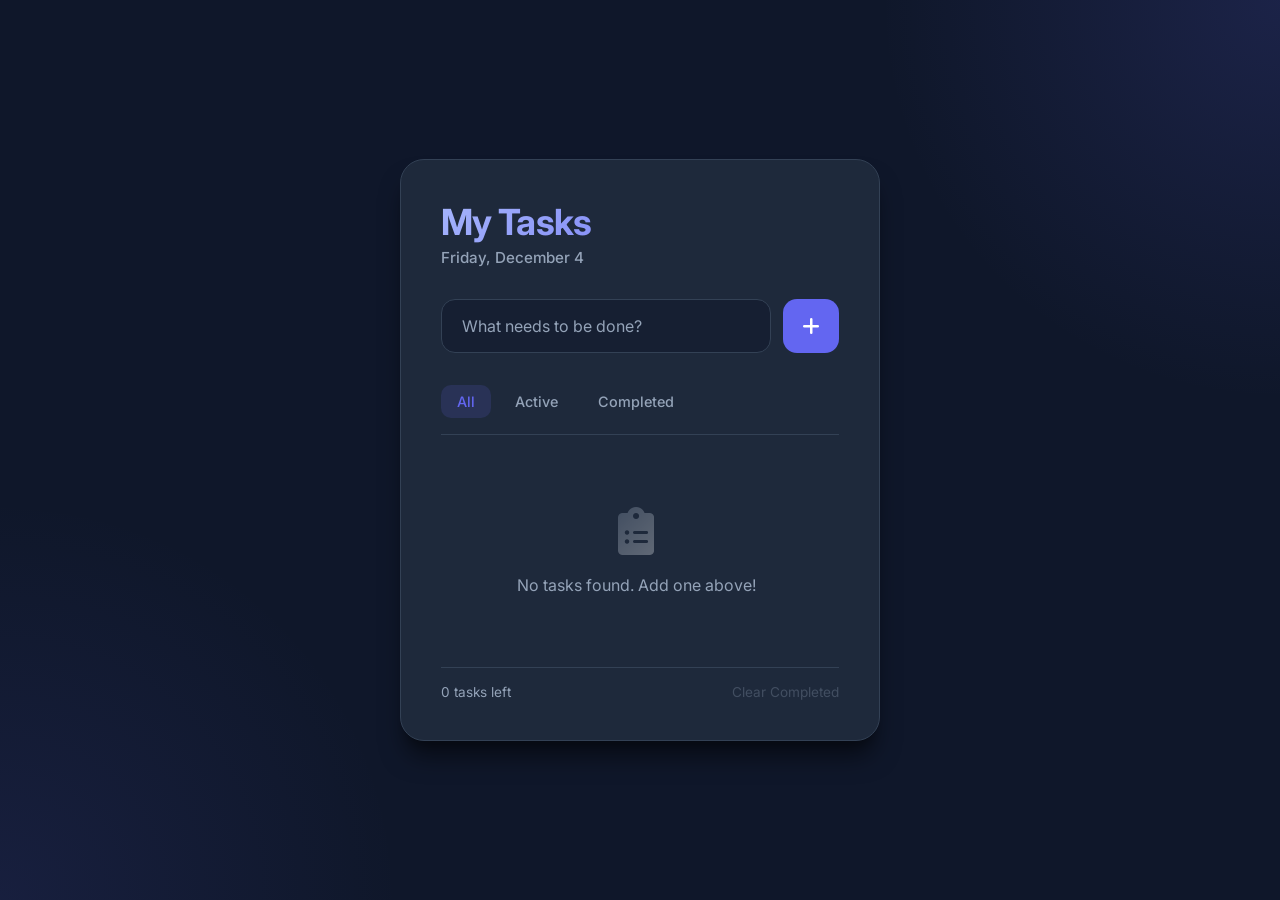
<file: index.html>
<!DOCTYPE html>
<html lang="en">
<head>
    <meta charset="UTF-8">
    <meta name="viewport" content="width=device-width, initial-scale=1.0">
    <title>Sleek To-Do Tasks</title>
    <meta name="description" content="A beautiful, interactive to-do list application.">
    <!-- Google Fonts -->
    <link rel="preconnect" href="https://fonts.googleapis.com">
    <link rel="preconnect" href="https://fonts.gstatic.com" crossorigin>
    <link href="https://fonts.googleapis.com/css2?family=Inter:wght@400;500;600;700&display=swap" rel="stylesheet">
    <!-- FontAwesome for Icons -->
    <link href="https://cdnjs.cloudflare.com/ajax/libs/font-awesome/6.0.0/css/all.min.css" rel="stylesheet">
    <!-- Custom CSS -->
    <link rel="stylesheet" href="style.css">
</head>
<body>
    <div class="app-container">
        <header>
            <h1>My Tasks</h1>
            <p class="subtitle" id="date-display">Today</p>
        </header>

        <div class="input-section">
            <input type="text" id="task-input" placeholder="What needs to be done?" autocomplete="off">
            <button id="add-btn" aria-label="Add task">
                <i class="fas fa-plus"></i>
            </button>
        </div>

        <div class="filters">
            <button class="filter-btn active" data-filter="all">All</button>
            <button class="filter-btn" data-filter="active">Active</button>
            <button class="filter-btn" data-filter="completed">Completed</button>
        </div>

        <ul id="task-list" class="task-list">
            <!-- Tasks will be dynamically injected here -->
        </ul>
        
        <div class="stats">
            <span id="task-count">0 tasks left</span>
            <button id="clear-completed">Clear Completed</button>
        </div>
    </div>

    <!-- Custom JS -->
    <script src="script.js"></script>
</body>
</html>
</file>
<file: style.css>
:root {
    --bg-color: #0f172a; /* Tailwind slate-900 */
    --card-bg: #1e293b; /* Tailwind slate-800 */
    --text-primary: #f8fafc; /* Tailwind slate-50 */
    --text-secondary: #94a3b8; /* Tailwind slate-400 */
    --accent: #6366f1; /* Tailwind indigo-500 */
    --accent-hover: #4f46e5; /* Tailwind indigo-600 */
    --danger: #ef4444; /* Tailwind red-500 */
    --danger-hover: #dc2626; /* Tailwind red-600 */
    --border: #334155; /* Tailwind slate-700 */
    --shadow: 0 20px 25px -5px rgba(0, 0, 0, 0.5), 0 10px 10px -5px rgba(0, 0, 0, 0.2);
    --transition: all 0.3s cubic-bezier(0.4, 0, 0.2, 1);
}

* {
    margin: 0;
    padding: 0;
    box-sizing: border-box;
}

body {
    font-family: 'Inter', sans-serif;
    background: var(--bg-color);
    background-image: 
        radial-gradient(circle at top right, rgba(99, 102, 241, 0.15), transparent 400px),
        radial-gradient(circle at bottom left, rgba(99, 102, 241, 0.1), transparent 400px);
    color: var(--text-primary);
    min-height: 100vh;
    display: flex;
    justify-content: center;
    align-items: center;
    padding: 2rem;
    overflow: hidden;
}

.app-container {
    background: var(--card-bg);
    width: 100%;
    max-width: 480px;
    border-radius: 24px;
    box-shadow: var(--shadow);
    padding: 2.5rem;
    border: 1px solid var(--border);
    backdrop-filter: blur(10px);
    transform: translateY(0);
    transition: var(--transition);
}

header {
    margin-bottom: 2rem;
}

h1 {
    font-size: 2.25rem;
    font-weight: 700;
    letter-spacing: -0.025em;
    margin-bottom: 0.25rem;
    background: linear-gradient(135deg, #a5b4fc, #6366f1);
    -webkit-background-clip: text;
    -webkit-text-fill-color: transparent;
    background-clip: text;
}

.subtitle {
    color: var(--text-secondary);
    font-size: 0.95rem;
    font-weight: 500;
}

/* Input Section */
.input-section {
    position: relative;
    margin-bottom: 2rem;
    display: flex;
    gap: 0.75rem;
}

input[type="text"] {
    flex: 1;
    background: rgba(15, 23, 42, 0.5);
    border: 1px solid var(--border);
    border-radius: 14px;
    padding: 1rem 1.25rem;
    color: var(--text-primary);
    font-size: 1rem;
    font-family: inherit;
    transition: var(--transition);
}

input[type="text"]:focus {
    outline: none;
    border-color: var(--accent);
    box-shadow: 0 0 0 3px rgba(99, 102, 241, 0.25);
    background: rgba(15, 23, 42, 0.8);
}

input[type="text"]::placeholder {
    color: var(--text-secondary);
}

#add-btn {
    background: var(--accent);
    color: white;
    border: none;
    border-radius: 14px;
    width: 56px;
    cursor: pointer;
    font-size: 1.25rem;
    transition: var(--transition);
    display: flex;
    justify-content: center;
    align-items: center;
}

#add-btn:hover {
    background: var(--accent-hover);
    transform: translateY(-2px);
    box-shadow: 0 6px 15px rgba(99, 102, 241, 0.4);
}

#add-btn:active {
    transform: translateY(0);
    box-shadow: none;
}

/* Filters */
.filters {
    display: flex;
    gap: 0.5rem;
    margin-bottom: 1.5rem;
    border-bottom: 1px solid var(--border);
    padding-bottom: 1rem;
}

.filter-btn {
    background: transparent;
    border: none;
    color: var(--text-secondary);
    font-family: inherit;
    font-size: 0.9rem;
    font-weight: 500;
    cursor: pointer;
    padding: 0.5rem 1rem;
    border-radius: 10px;
    transition: var(--transition);
}

.filter-btn:hover {
    color: var(--text-primary);
    background: rgba(255, 255, 255, 0.05);
}

.filter-btn.active {
    color: var(--accent);
    background: rgba(99, 102, 241, 0.15);
}

/* Task List */
.task-list {
    list-style: none;
    max-height: 400px;
    overflow-y: auto;
    scrollbar-width: thin;
    scrollbar-color: var(--border) transparent;
    margin-bottom: 1.5rem;
    padding-right: 0.5rem;
}

.task-list::-webkit-scrollbar {
    width: 6px;
}
.task-list::-webkit-scrollbar-track {
    background: transparent;
}
.task-list::-webkit-scrollbar-thumb {
    background-color: var(--border);
    border-radius: 10px;
}

.task-item {
    display: flex;
    align-items: center;
    padding: 1rem 1.25rem;
    background: rgba(15, 23, 42, 0.4);
    border: 1px solid var(--border);
    border-radius: 14px;
    margin-bottom: 0.75rem;
    transition: var(--transition);
    animation: slideIn 0.3s ease forwards;
    cursor: default;
}

.task-item:hover {
    transform: translateX(4px);
    border-color: rgba(99, 102, 241, 0.5);
    background: rgba(15, 23, 42, 0.6);
}

@keyframes slideIn {
    from { opacity: 0; transform: translateY(15px); }
    to { opacity: 1; transform: translateY(0); }
}

@keyframes fadeOut {
    from { opacity: 1; transform: scale(1) translateX(0); }
    to { opacity: 0; transform: scale(0.95) translateX(-10px); }
}

.task-item.removing {
    animation: fadeOut 0.3s ease forwards;
}

/* Checkbox Styles */
.checkbox-container {
    display: inline-flex;
    align-items: center;
    cursor: pointer;
    margin-right: 1.25rem;
}

.custom-checkbox {
    width: 22px;
    height: 22px;
    border: 2px solid var(--border);
    border-radius: 6px;
    display: flex;
    justify-content: center;
    align-items: center;
    transition: var(--transition);
    background: transparent;
}

.custom-checkbox i {
    color: white;
    font-size: 0.8rem;
    opacity: 0;
    transform: scale(0.5);
    transition: var(--transition);
}

.checkbox-container:hover .custom-checkbox {
    border-color: var(--text-secondary);
}

.task-item.completed .custom-checkbox {
    background: var(--accent);
    border-color: var(--accent);
}

.task-item.completed .custom-checkbox i {
    opacity: 1;
    transform: scale(1);
}

.task-text {
    flex: 1;
    font-size: 0.95rem;
    line-height: 1.5;
    transition: var(--transition);
    word-break: break-word;
    user-select: none;
    cursor: pointer;
}

.task-item.completed .task-text {
    color: var(--text-secondary);
    text-decoration: line-through;
    opacity: 0.7;
}

.delete-btn {
    background: transparent;
    border: none;
    color: var(--text-secondary);
    cursor: pointer;
    padding: 0.5rem;
    margin-left: 0.5rem;
    font-size: 1.1rem;
    border-radius: 8px;
    transition: var(--transition);
    opacity: 0.2;
}

.task-item:hover .delete-btn {
    opacity: 1;
}

.delete-btn:hover {
    color: var(--danger);
    background: rgba(239, 68, 68, 0.15);
    transform: scale(1.1);
}

/* Stats Footer */
.stats {
    display: flex;
    justify-content: space-between;
    align-items: center;
    color: var(--text-secondary);
    font-size: 0.85rem;
    padding-top: 1rem;
    border-top: 1px solid var(--border);
}

#clear-completed {
    background: transparent;
    border: none;
    color: var(--text-secondary);
    cursor: pointer;
    font-family: inherit;
    font-size: 0.85rem;
    transition: var(--transition);
}

#clear-completed:hover {
    color: var(--danger);
    text-decoration: underline;
}

/* Empty State */
.empty-state {
    text-align: center;
    color: var(--text-secondary);
    padding: 3rem 0;
    font-size: 1rem;
    display: flex;
    flex-direction: column;
    align-items: center;
    gap: 1.25rem;
    animation: slideIn 0.3s ease forwards;
}

.empty-state i {
    font-size: 3rem;
    opacity: 0.3;
    background: linear-gradient(135deg, var(--text-secondary), var(--text-primary));
    -webkit-background-clip: text;
    -webkit-text-fill-color: transparent;
}
</file>
